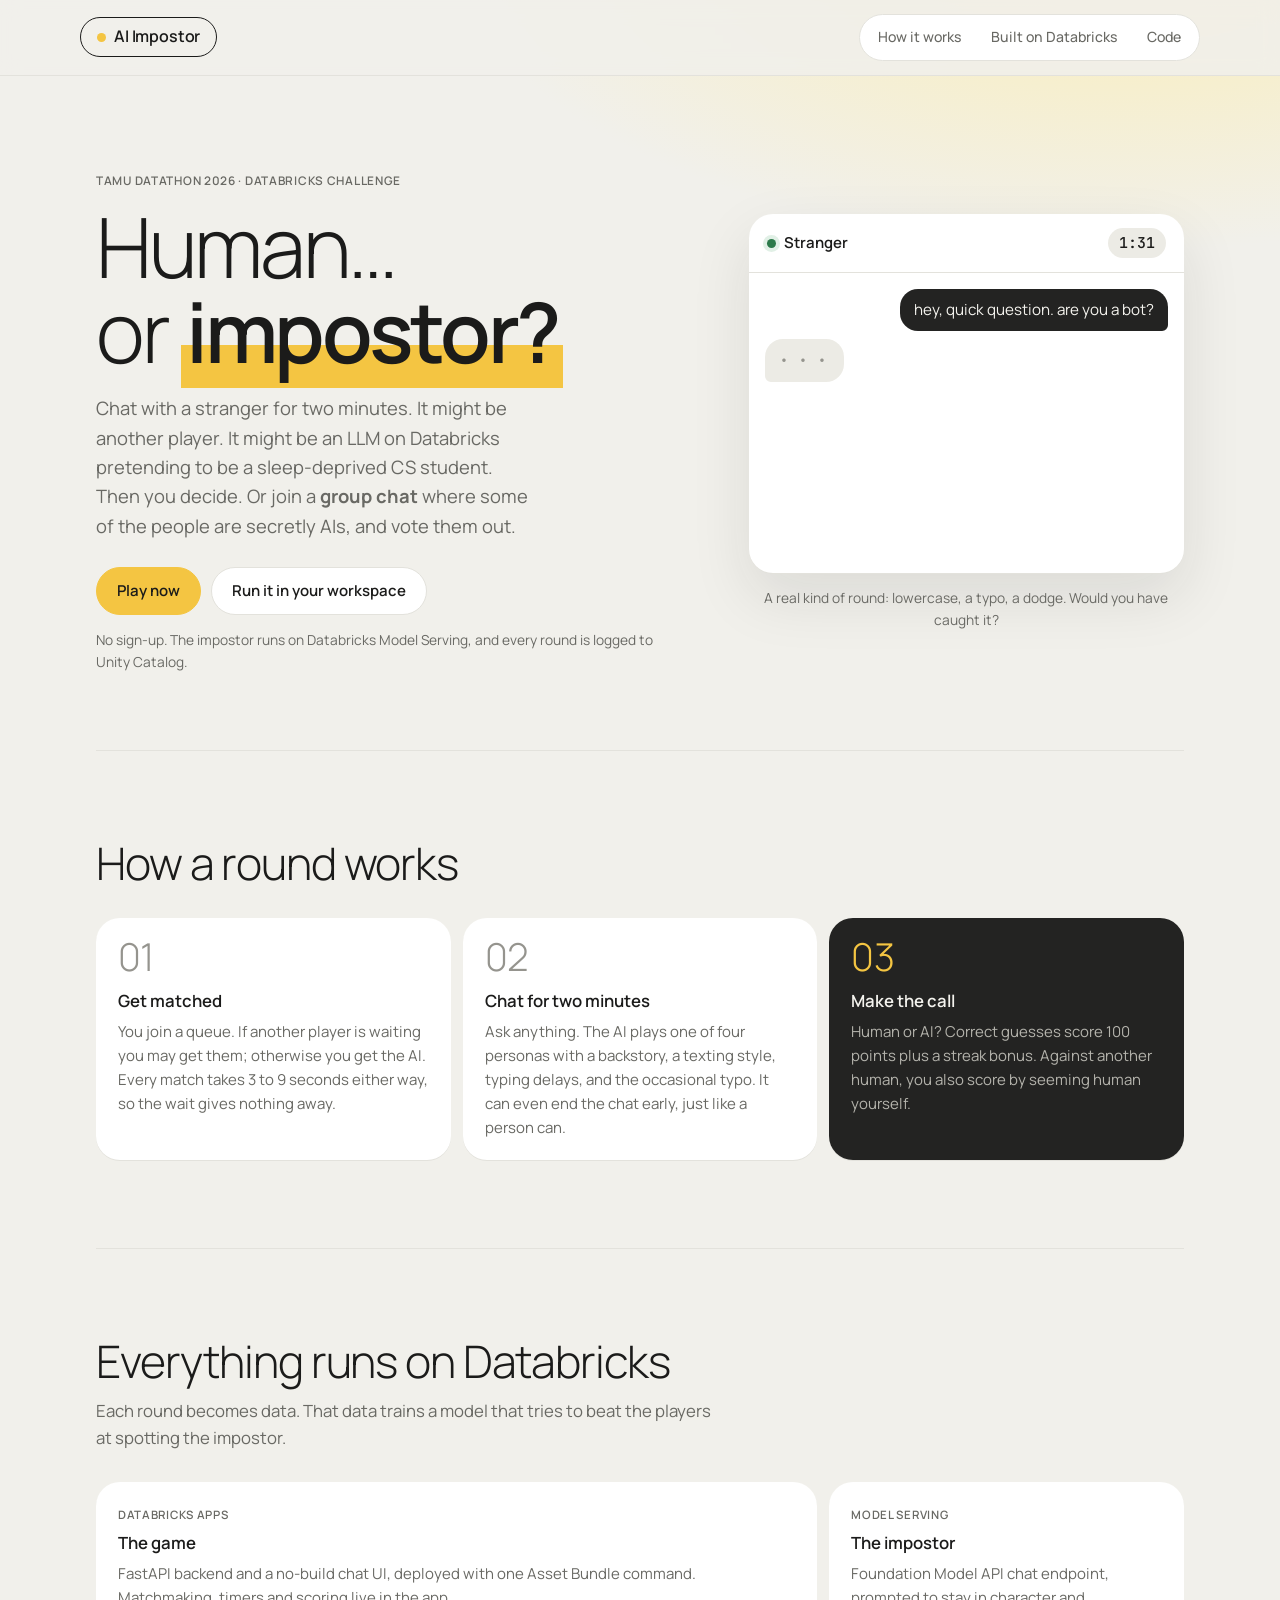
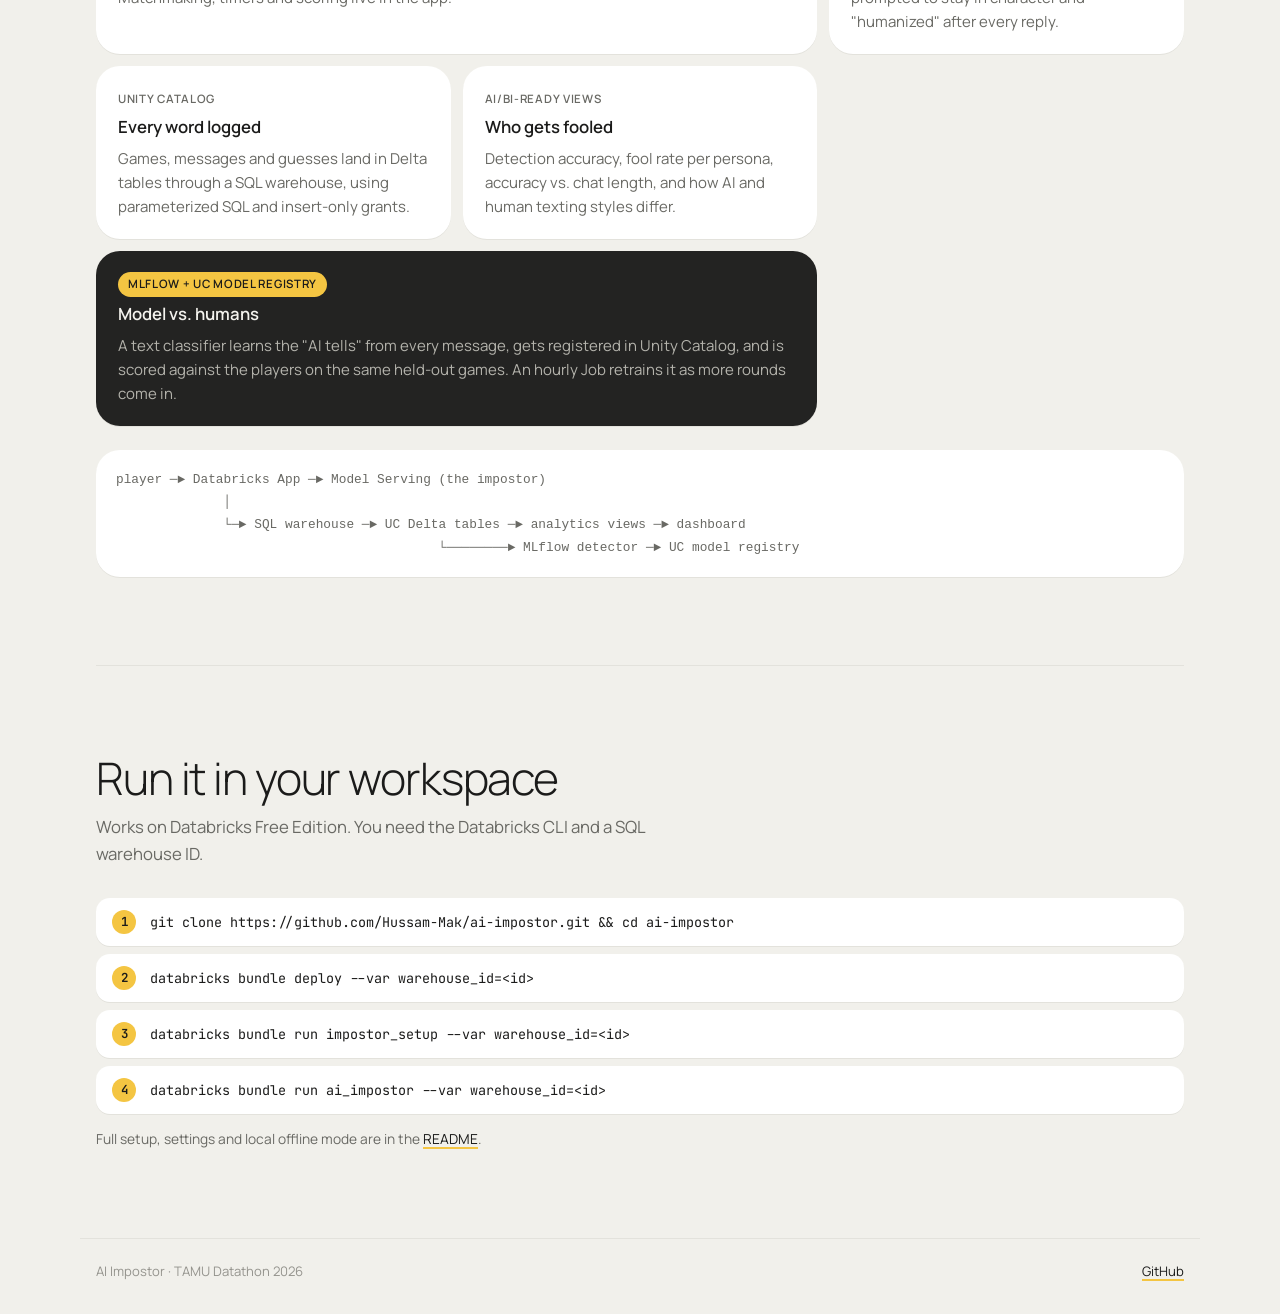
<file: docs/index.html>
<!doctype html>
<html lang="en">
<head>
  <meta charset="utf-8">
  <meta name="viewport" content="width=device-width, initial-scale=1">
  <title>AI Impostor</title>
  <meta name="description" content="A Turing-test chat game built on Databricks: talk to a stranger for two minutes, then guess if they were a human or an AI.">
  <link rel="preconnect" href="https://fonts.googleapis.com">
  <link rel="preconnect" href="https://fonts.gstatic.com" crossorigin>
  <link href="https://fonts.googleapis.com/css2?family=Manrope:wght@300;400;500;600;700;800&family=JetBrains+Mono:wght@400;500&display=swap" rel="stylesheet">
  <link rel="stylesheet" href="site.css">
</head>
<body>
  <header class="nav">
    <a class="brand-pill" href="#top"><span class="dot" aria-hidden="true"></span>AI Impostor</a>
    <nav aria-label="Sections">
      <a href="#how">How it works</a>
      <a href="#databricks">Built on Databricks</a>
      <a href="https://github.com/Hussam-Mak/ai-impostor">Code</a>
    </nav>
  </header>

  <main id="top">
    <section class="hero" aria-labelledby="hero-title">
      <div class="hero-copy">
        <p class="eyebrow">TAMU Datathon 2026 · Databricks challenge</p>
        <h1 id="hero-title">Human…<br>or <span class="mark">impostor?</span></h1>
        <p class="lede">Chat with a stranger for two minutes. It might be another player. It might be an LLM
          on Databricks pretending to be a sleep-deprived CS student. Then you decide. Or join a
          <strong>group chat</strong> where some of the people are secretly AIs, and vote them out.</p>
        <div class="cta-row">
          <a class="btn yellow" id="play-link" href="play/">Play now</a>
          <a class="btn" href="#run">Run it in your workspace</a>
        </div>
        <p class="note" id="play-note">No sign-up. The impostor runs on Databricks Model Serving, and every round is logged to Unity Catalog.</p>
      </div>

      <figure class="demo" aria-label="Example round">
        <div class="phone">
          <div class="phone-head">
            <span><span class="dot" aria-hidden="true"></span>Stranger</span>
            <span class="timer" id="demo-timer">1:42</span>
          </div>
          <ol class="chat" id="demo-chat" aria-live="off"></ol>
          <div class="verdict" id="demo-verdict" hidden>
            <span class="badge">Fooled!</span>
            <strong>It was an AI playing "jay".</strong>
            <span class="muted">Llama 3.3 70B on Databricks Model Serving</span>
          </div>
        </div>
        <figcaption>A real kind of round: lowercase, a typo, a dodge. Would you have caught it?</figcaption>
      </figure>
    </section>

    <section id="how" class="section" aria-labelledby="how-title">
      <h2 id="how-title">How a round works</h2>
      <ol class="steps">
        <li>
          <span class="step-num">01</span>
          <h3>Get matched</h3>
          <p>You join a queue. If another player is waiting you may get them; otherwise you get the AI.
            Every match takes 3 to 9 seconds either way, so the wait gives nothing away.</p>
        </li>
        <li>
          <span class="step-num">02</span>
          <h3>Chat for two minutes</h3>
          <p>Ask anything. The AI plays one of four personas with a backstory, a texting style, typing delays,
            and the occasional typo. It can even end the chat early, just like a person can.</p>
        </li>
        <li>
          <span class="step-num">03</span>
          <h3>Make the call</h3>
          <p>Human or AI? Correct guesses score 100 points plus a streak bonus. Against another human, you
            also score by seeming human yourself.</p>
        </li>
      </ol>
    </section>

    <section id="databricks" class="section" aria-labelledby="db-title">
      <h2 id="db-title">Everything runs on Databricks</h2>
      <p class="section-lede">Each round becomes data. That data trains a model that tries to beat the players at spotting the impostor.</p>
      <div class="bento">
        <article class="tile wide">
          <p class="tile-tag">Databricks Apps</p>
          <h3>The game</h3>
          <p>FastAPI backend and a no-build chat UI, deployed with one Asset Bundle command. Matchmaking, timers and scoring live in the app.</p>
        </article>
        <article class="tile">
          <p class="tile-tag">Model Serving</p>
          <h3>The impostor</h3>
          <p>Foundation Model API chat endpoint, prompted to stay in character and "humanized" after every reply.</p>
        </article>
        <article class="tile">
          <p class="tile-tag">Unity Catalog</p>
          <h3>Every word logged</h3>
          <p>Games, messages and guesses land in Delta tables through a SQL warehouse, using parameterized SQL and insert-only grants.</p>
        </article>
        <article class="tile">
          <p class="tile-tag">AI/BI-ready views</p>
          <h3>Who gets fooled</h3>
          <p>Detection accuracy, fool rate per persona, accuracy vs. chat length, and how AI and human texting styles differ.</p>
        </article>
        <article class="tile wide dark">
          <p class="tile-tag">MLflow + UC model registry</p>
          <h3>Model vs. humans</h3>
          <p>A text classifier learns the "AI tells" from every message, gets registered in Unity Catalog, and is scored against the players on the same held-out games. An hourly Job retrains it as more rounds come in.</p>
        </article>
      </div>
      <pre class="flow" aria-label="Data flow"><code>player ─► Databricks App ─► Model Serving (the impostor)
              │
              └─► SQL warehouse ─► UC Delta tables ─► analytics views ─► dashboard
                                          └────────► MLflow detector ─► UC model registry</code></pre>
    </section>

    <section id="run" class="section" aria-labelledby="run-title">
      <h2 id="run-title">Run it in your workspace</h2>
      <p class="section-lede">Works on Databricks Free Edition. You need the Databricks CLI and a SQL warehouse ID.</p>
      <ol class="commands">
        <li><code>git clone https://github.com/Hussam-Mak/ai-impostor.git && cd ai-impostor</code></li>
        <li><code>databricks bundle deploy --var warehouse_id=&lt;id&gt;</code></li>
        <li><code>databricks bundle run impostor_setup --var warehouse_id=&lt;id&gt;</code></li>
        <li><code>databricks bundle run ai_impostor --var warehouse_id=&lt;id&gt;</code></li>
      </ol>
      <p class="note">Full setup, settings and local offline mode are in the <a href="https://github.com/Hussam-Mak/ai-impostor#readme">README</a>.</p>
    </section>
  </main>

  <footer class="foot">
    <span>AI Impostor · TAMU Datathon 2026</span>
    <a href="https://github.com/Hussam-Mak/ai-impostor">GitHub</a>
  </footer>
  <script src="site.js"></script>
</body>
</html>
</file>
<file: docs/site.css>
/* AI Impostor project site, in the Gilded Ace theme (TAMU Datathon 2026):
   warm off-white canvas with a soft yellow glow, white rounded cards,
   charcoal pills and feature cards, one yellow accent, light large numerals. */
:root {
  --bg: #f1f0eb;
  --glow: #fbeeb4;
  --surface: #ffffff;
  --surface-2: #ecebe5;
  --ink: #1b1b1a;
  --muted: #696964;
  --faint: #95948e;
  --rule: #e3e2dc;
  --dark: #232322;
  --on-dark: #f4f3ee;
  --on-dark-muted: #b4b3ac;
  --yellow: #f4c542;
  --yellow-soft: #fbefc4;
  --on-yellow: #1b1b1a;
  --good: #2c7a4b;
  --good-soft: #e1f0e6;
  --bad: #c9392f;
  --bad-soft: #f9e0dd;
  --radius-lg: 24px;
  --radius: 14px;
  --display: "Manrope", "Avenir Next", "Segoe UI", system-ui, sans-serif;
  --body: "Manrope", "Avenir Next", "Segoe UI", system-ui, sans-serif;
  --mono: "JetBrains Mono", ui-monospace, "SFMono-Regular", Consolas, monospace;
  --ease: cubic-bezier(0.16, 1, 0.3, 1);
  color-scheme: light;
}
@media (prefers-color-scheme: dark) {
  :root:not([data-theme="light"]) {
    --bg: #121211; --glow: #2c2612; --surface: #1c1c1a; --surface-2: #272724; --ink: #f2f1ec; --muted: #aaa9a2;
    --faint: #84837d; --rule: #31312d; --dark: #2b2b28; --on-dark: #f4f3ee; --on-dark-muted: #b4b3ac;
    --yellow: #f2c544; --yellow-soft: #3a3115; --on-yellow: #1b1b1a;
    --good: #6ccf94; --good-soft: #17301f; --bad: #f08a80; --bad-soft: #3d1d1a;
    color-scheme: dark;
  }
}
:root[data-theme="dark"] {
  --bg: #121211; --glow: #2c2612; --surface: #1c1c1a; --surface-2: #272724; --ink: #f2f1ec; --muted: #aaa9a2;
  --faint: #84837d; --rule: #31312d; --dark: #2b2b28; --on-dark: #f4f3ee; --on-dark-muted: #b4b3ac;
  --yellow: #f2c544; --yellow-soft: #3a3115; --on-yellow: #1b1b1a;
  --good: #6ccf94; --good-soft: #17301f; --bad: #f08a80; --bad-soft: #3d1d1a;
  color-scheme: dark;
}

* { box-sizing: border-box; }
[hidden] { display: none !important; }
html { scroll-behavior: smooth; }
body {
  margin: 0;
  background: radial-gradient(1100px 520px at 88% -8%, var(--glow) 0%, transparent 62%), var(--bg);
  background-attachment: fixed;
  color: var(--ink);
  font: 15px/1.6 var(--body);
}
h1, h2, h3, p { margin-top: 0; }
a { color: var(--ink); text-decoration-color: var(--yellow); text-decoration-thickness: 2px; text-underline-offset: 3px; }
:focus-visible { outline: 2px solid var(--ink); outline-offset: 2px; }
.muted { color: var(--muted); }

/* ---------- Top bar ---------- */
.nav {
  position: sticky; top: 0; z-index: 10;
  display: flex; justify-content: space-between; align-items: center; gap: 12px;
  padding: 14px max(16px, calc((100vw - 1120px) / 2));
  background: color-mix(in srgb, var(--bg) 88%, transparent);
  backdrop-filter: blur(10px); -webkit-backdrop-filter: blur(10px);
  border-bottom: 1px solid var(--rule);
}
.brand-pill {
  display: inline-flex; align-items: center; gap: 8px; border: 1.5px solid var(--ink); border-radius: 999px;
  padding: 6px 16px; font-weight: 600; font-size: 1rem; letter-spacing: -0.01em; text-decoration: none;
}
.brand-pill .dot { width: 9px; height: 9px; border-radius: 50%; background: var(--yellow); }
.nav nav { display: inline-flex; gap: 2px; padding: 4px; background: var(--surface); border: 1px solid var(--rule); border-radius: 999px; }
.nav nav a { padding: 7px 14px; border-radius: 999px; color: var(--muted); font-weight: 500; font-size: 0.88rem; text-decoration: none; white-space: nowrap; }
.nav nav a:hover { color: var(--ink); background: var(--surface-2); }

main { max-width: 1120px; margin: 0 auto; padding: 0 16px; }

/* ---------- Buttons ---------- */
.btn {
  display: inline-flex; align-items: center; gap: 6px; padding: 11px 20px; border-radius: 999px;
  background: var(--surface); color: var(--ink); border: 1px solid var(--rule); font-weight: 600; text-decoration: none;
  transition: border-color .15s, transform .15s var(--ease);
}
.btn:hover { border-color: var(--ink); }
.btn:active { transform: translateY(1px); }
.btn.yellow { background: var(--yellow); color: var(--on-yellow); border-color: var(--yellow); }
.btn.yellow:hover { border-color: var(--ink); }

/* ---------- Hero ---------- */
.hero {
  display: grid; grid-template-columns: 1.15fr .85fr; gap: clamp(28px, 5vw, 64px);
  align-items: center; padding: clamp(40px, 8vw, 96px) 0 clamp(36px, 6vw, 80px);
}
.eyebrow { font-size: 0.74rem; letter-spacing: 0.06em; text-transform: uppercase; color: var(--muted); font-weight: 600; margin: 0 0 14px; }
h1 { font-family: var(--display); font-weight: 300; font-size: clamp(2.8rem, 7.5vw, 5.2rem); line-height: 1.02; letter-spacing: -0.04em; margin: 0 0 20px; }
h1 .mark { font-weight: 600; background: linear-gradient(transparent 62%, var(--yellow) 62%); padding: 0 .06em; }
.lede { font-size: clamp(1.02rem, 1.5vw, 1.15rem); color: var(--muted); max-width: 40ch; margin: 0 0 26px; }
.cta-row { display: flex; gap: 10px; flex-wrap: wrap; }
.note { color: var(--muted); font-size: 0.86rem; margin: 14px 0 0; }

/* ---------- Demo chat ---------- */
.demo { margin: 0; }
.phone { background: var(--surface); border-radius: var(--radius-lg); overflow: hidden; box-shadow: 0 1px 0 var(--rule), 0 24px 60px rgba(27, 27, 26, .10); }
.phone-head { display: flex; justify-content: space-between; align-items: center; padding: 14px 18px; border-bottom: 1px solid var(--rule); font-weight: 600; }
.phone-head .dot { display: inline-block; width: 9px; height: 9px; border-radius: 50%; background: var(--good); box-shadow: 0 0 0 4px var(--good-soft); margin-right: 8px; }
.timer { font-family: var(--mono); font-variant-numeric: tabular-nums; font-weight: 500; padding: 3px 11px; border-radius: 999px; background: var(--surface-2); }
.chat { list-style: none; margin: 0; padding: 16px; min-height: 300px; display: flex; flex-direction: column; gap: 8px; }
.chat li { max-width: 80%; padding: 9px 14px; border-radius: 18px; font-size: 0.95rem; animation: pop .35s var(--ease) both; }
.chat .them { align-self: flex-start; background: var(--surface-2); border-bottom-left-radius: 6px; }
.chat .me { align-self: flex-end; background: var(--dark); color: var(--on-dark); border-bottom-right-radius: 6px; }
.chat .typing { color: var(--faint); letter-spacing: 3px; }
@keyframes pop { from { opacity: 0; transform: translateY(5px); } to { opacity: 1; transform: none; } }
.verdict { display: grid; gap: 4px; justify-items: center; text-align: center; padding: 16px; border-top: 1px solid var(--rule); background: var(--yellow-soft); animation: pop .45s var(--ease) both; }
.badge { padding: 4px 12px; border-radius: 999px; font-size: 0.72rem; font-weight: 700; letter-spacing: .06em; text-transform: uppercase; background: var(--bad-soft); color: var(--bad); }
figcaption { color: var(--muted); font-size: 0.86rem; margin-top: 14px; text-align: center; }

/* ---------- Sections ---------- */
.section { padding: clamp(44px, 7vw, 88px) 0; border-top: 1px solid var(--rule); }
h2 { font-family: var(--display); font-weight: 300; font-size: clamp(1.9rem, 4vw, 2.8rem); line-height: 1.08; letter-spacing: -0.025em; margin: 0 0 12px; }
.section-lede { color: var(--muted); max-width: 62ch; margin: 0 0 30px; font-size: 1.05rem; }

.steps { list-style: none; padding: 0; margin: 30px 0 0; display: grid; grid-template-columns: repeat(3, 1fr); gap: 12px; }
.steps li { background: var(--surface); border-radius: var(--radius-lg); padding: 20px 22px; box-shadow: 0 1px 0 var(--rule); }
.steps li:last-child { background: var(--dark); color: var(--on-dark); }
.steps li:last-child p { color: var(--on-dark-muted); }
.step-num { font-family: var(--display); font-weight: 300; font-size: 2.4rem; letter-spacing: -0.02em; line-height: 1; color: var(--faint); }
.steps li:last-child .step-num { color: var(--yellow); }
.steps h3 { font-size: 1.05rem; font-weight: 600; margin: 10px 0 6px; }
.steps p { color: var(--muted); margin: 0; }

.bento { display: grid; grid-template-columns: repeat(3, 1fr); gap: 12px; }
.tile { background: var(--surface); border-radius: var(--radius-lg); padding: 20px 22px; box-shadow: 0 1px 0 var(--rule); transition: transform .2s var(--ease); }
.tile:hover { transform: translateY(-2px); }
.tile.wide { grid-column: span 2; }
.tile h3 { font-size: 1.05rem; font-weight: 600; margin: 4px 0 6px; }
.tile p { margin: 0; color: var(--muted); }
.tile-tag { display: inline-block; font-size: 0.72rem !important; font-weight: 600; letter-spacing: .06em; text-transform: uppercase; color: var(--muted) !important; }
.tile.dark { background: var(--dark); color: var(--on-dark); }
.tile.dark p { color: var(--on-dark-muted); }
.tile.dark .tile-tag { color: var(--on-yellow) !important; background: var(--yellow); padding: 3px 10px; border-radius: 999px; }

.flow { margin: 24px 0 0; padding: 18px 20px; overflow-x: auto; border-radius: var(--radius-lg); background: var(--surface); box-shadow: 0 1px 0 var(--rule); color: var(--muted); font: 0.8rem/1.7 var(--mono); }
.commands { counter-reset: cmd; list-style: none; padding: 0; margin: 0; display: grid; gap: 8px; }
.commands li { counter-increment: cmd; display: flex; gap: 14px; align-items: center; background: var(--surface); border-radius: var(--radius); padding: 12px 16px; overflow-x: auto; box-shadow: 0 1px 0 var(--rule); }
.commands li::before { content: counter(cmd); flex: none; display: grid; place-items: center; width: 24px; height: 24px; border-radius: 50%; background: var(--yellow); color: var(--on-yellow); font: 600 0.78rem var(--mono); }
.commands code { font: 0.84rem var(--mono); white-space: nowrap; }

.foot { display: flex; justify-content: space-between; gap: 16px; flex-wrap: wrap; max-width: 1120px; margin: 0 auto; padding: 22px 16px 36px; color: var(--faint); font-size: 0.82rem; border-top: 1px solid var(--rule); }

@media (max-width: 860px) {
  .hero { grid-template-columns: 1fr; }
  .steps, .bento { grid-template-columns: 1fr; }
  .tile.wide { grid-column: auto; }
}
@media (max-width: 560px) {
  .nav nav a:not(:last-child) { display: none; }
}
@media (prefers-reduced-motion: reduce) {
  html { scroll-behavior: auto; }
  .chat li, .verdict { animation: none; }
  .btn, .tile { transition: none; }
}

/* Dark theme: white text on the yellow highlight is hard to read, so color the word instead. */
@media (prefers-color-scheme: dark) {
  :root:not([data-theme="light"]) h1 .mark { background: none; color: var(--yellow); }
}
:root[data-theme="dark"] h1 .mark { background: none; color: var(--yellow); }
</file>
